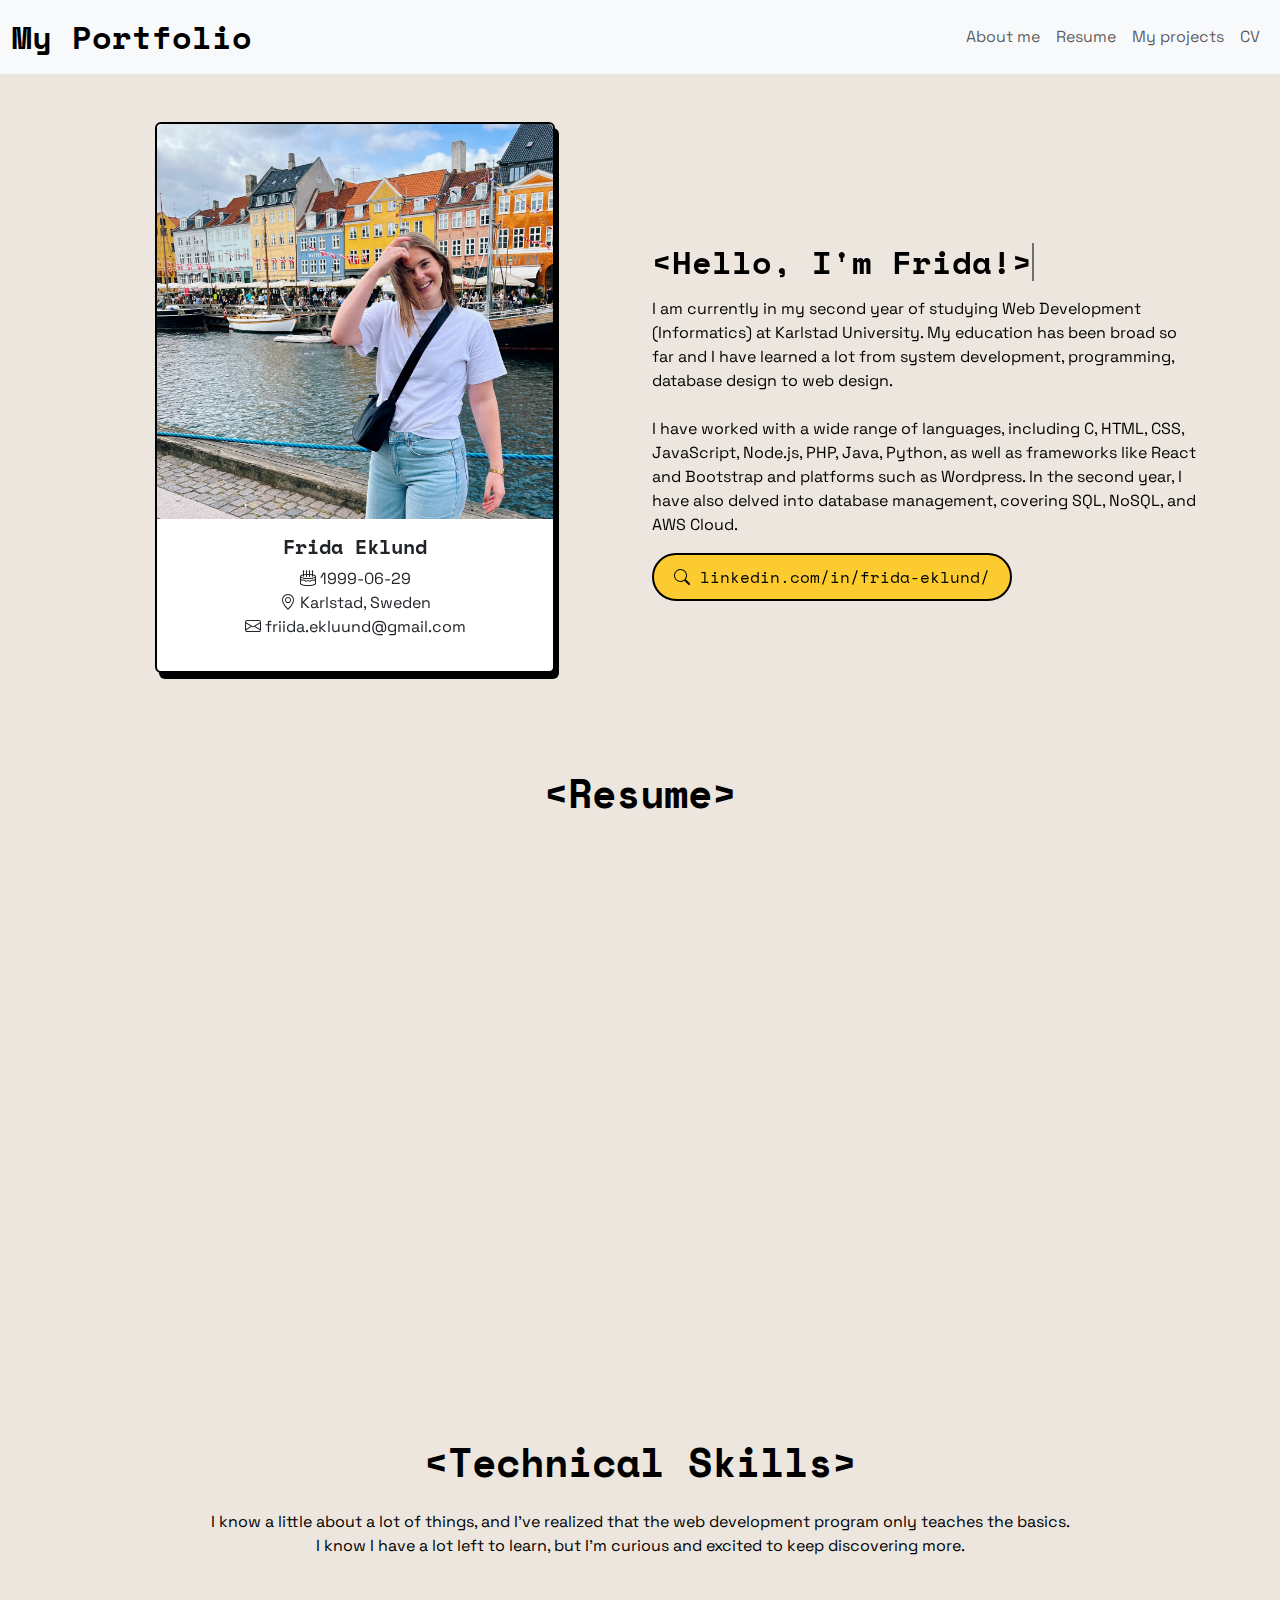
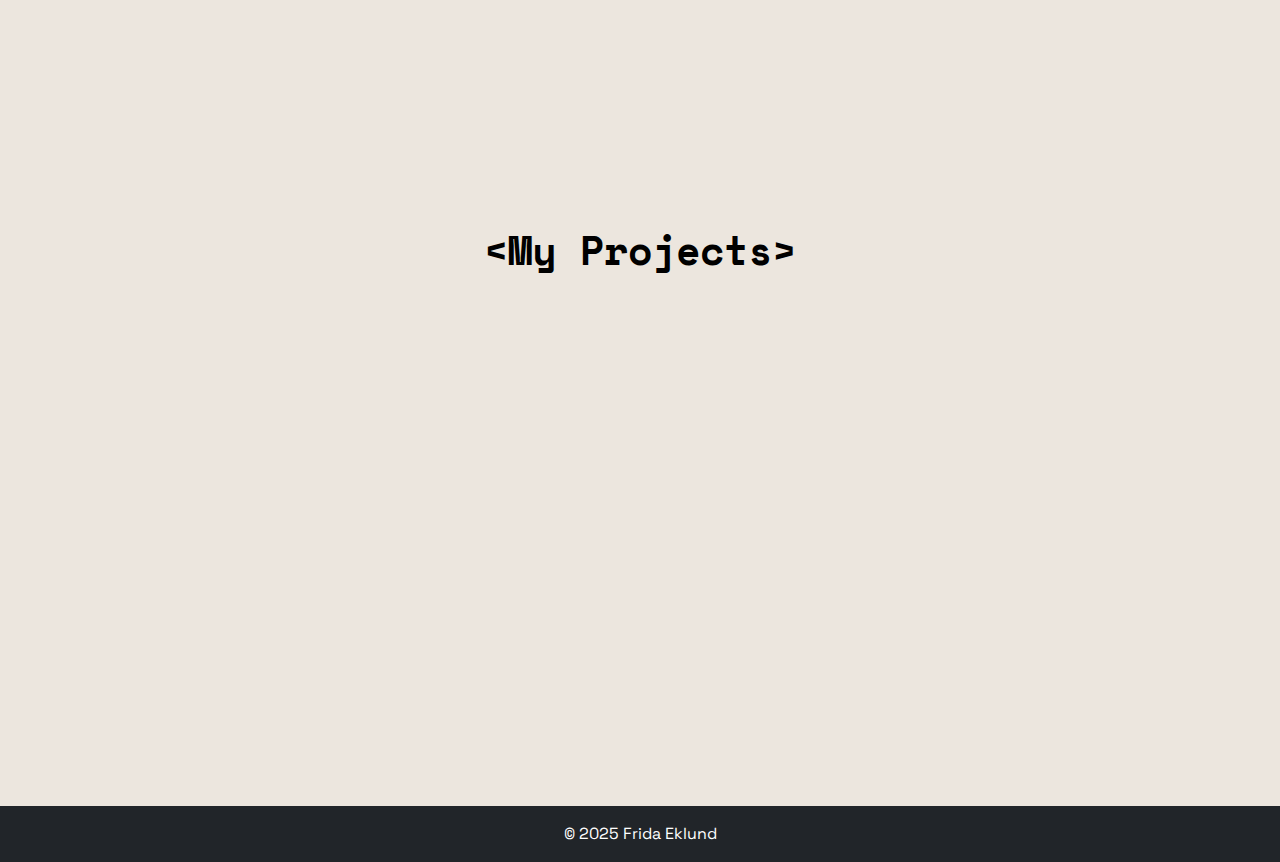
<file: index.html>
<!DOCTYPE html>
<html lang="en">

<head>
  <meta charset="UTF-8">
  <meta name="viewport" content="width=device-width, initial-scale=1.0">
  <title>Frida's Portfolio</title>
  <!-- Bootstrap CSS -->
  <link href="https://cdn.jsdelivr.net/npm/bootstrap@5.3.0/dist/css/bootstrap.min.css" rel="stylesheet">
  <link href="https://cdn.jsdelivr.net/npm/bootstrap-icons/font/bootstrap-icons.css" rel="stylesheet">
  <link href="https://cdn.jsdelivr.net/npm/aos@2.3.4/dist/aos.css" rel="stylesheet">
  <link rel="stylesheet" href="styles.css">
  <link rel="icon" type="image/x-icon" href="/img/star.png">

</head>

<body>
  <nav class="navbar navbar-expand-lg sticky-top navbar-light bg-light">
    <div class="container-fluid">
      <a class="navbar-brand" href="index.html">My Portfolio</a>
      <button class="navbar-toggler" type="button" data-bs-toggle="collapse" data-bs-target="#navbarNav"
        aria-controls="navbarNav" aria-expanded="false" aria-label="Toggle navigation">
        <span class="navbar-toggler-icon"></span>
      </button>
      <div class="collapse navbar-collapse" id="navbarNav">
        <ul class="navbar-nav ms-auto">
          <li class="nav-item">
            <a class="nav-link" href="#about">About me</a>
          </li>
          <li class="nav-item">
            <a class="nav-link" href="#resume">Resume</a>
          </li>
          <li class="nav-item">
            <a class="nav-link" href="#projects">My projects</a>
          </li>
          <li class="nav-item">
            <a class="nav-link" href="cv/cv_frida_eklund.pdf" target="_blank">CV</a>
          </li>
        </ul>
      </div>
    </div>
  </nav>

  <main class="container my-5">
    <div class="row align-items-center" id="about">
      <div class="col-md-6 col-12 mb-5" data-aos="fade-down" data-aos-duration="1000">
        <div class="card profile-card mx-auto" style="max-width: 400px;">
          <img src="img/me.JPG" class="card-img-top" alt="Placeholder image">
          <div class="card-body text-center">
            <h5 class="card-title">Frida Eklund</h5>
            <ul class="list-unstyled">
              <li><i class="bi bi-cake2"></i> 1999-06-29</li>
              <li><i class="bi bi-geo-alt"></i> Karlstad, Sweden</li>
              <li><i class="bi bi-envelope"></i> friida.ekluund@gmail.com</li>
            </ul>
          </div>
        </div>
      </div>

      <div class="col-md-6 col-12" data-aos="fade-down" data-aos-duration="1000">
        <h1 class="cursor typewriter-animation">&lt;Hello, I'm Frida!&gt;</h1>
        <p class="text my-3 text-intro">
          I am currently in my second year of studying Web Development (Informatics) at Karlstad University. My
          education has been broad so far and I have learned a lot from system development, programming, database design
          to web design.
          <br><br>
          I have worked with a wide range of languages, including C, HTML, CSS, JavaScript, Node.js, PHP, Java, Python,
          as well as frameworks like React and Bootstrap and platforms such as Wordpress. In the second year, I have also
          delved into database management, covering SQL, NoSQL, and AWS Cloud.
        </p>
        <a href="https://www.linkedin.com/in/frida-eklund-461b61297/" class="btn custom-btn" target="_blank"><i
            class="bi bi-search"></i> linkedin.com/in/frida-eklund/</a>
      </div>
    </div>
    <!-- Resume Section-->
    <div class="text-center my-5" id="resume">
      <h1 class="mb-4">&lt;Resume&gt;</h1>
      <div class="row g-4">

        <!-- Education -->
        <div class="col-md-4 col-sm-6 col-12" data-aos="flip-right" data-aos-duration="1000">
          <div class="resume-container card education h-100 d-flex flex-column">
            <div class="card-body">
              <h2 class="card-title mb-4">Education</h2>

              <h4 class="mt-4">2023—current</h4>
              <p class="mb-1"><b>Karlstad University</b></p>
              <p>Web Development (Informatics)</p>

              <h4 class="mt-4">2015—2018</h4>
              <p class="mb-1"><b>Grillska Gymnasiet Västerås</b></p>
              <p>Social Sciences, media, <br>information and communication</p>

              <h4 class="mt-4">2005—2015</h4>
              <p class="mb-1"><b>Rönnbyskolan, Västerås</b></p>
              <p>Elementary School</p>

            </div>
          </div>
        </div>

        <!-- Experience -->
        <div class="col-md-4 col-sm-6 col-12" data-aos="flip-right" data-aos-duration="1000">
          <div class="resume-container card experience h-100 d-flex flex-column">
            <div class="card-body">
              <h2 class="card-title mb-4">Experience</h2>
              <h4 class="mt-4">2019—current</h4>
              <p class="mb-1"><b>Kids Brand Store, Västerås</b></p>
              <p>Warehouse, customer service, photo studio</p>
              <h4 class="mt-4">2023—2024</h4>
              <p class="mb-1"><b>Karlstad IBF, Floorball</b></p>
              <p>After a lifetime of playing floorball, I reached a major milestone last year, competing in the top
                division.</p>
              <h4 class="mt-4">2018—2019</h4>
              <p class="mb-1"><b>Bring Citymail</b></p>
              <p>Postman</p>
            </div>
          </div>
        </div>

        <!-- Languages -->
        <div class="col-md-4 col-sm-6 col-12" data-aos="flip-right" data-aos-duration="1000">
          <div class="resume-container card languages h-100 d-flex flex-column">
            <div class="card-body">
              <h2 class="card-title mb-4">Languages</h2>
              <h4 class="mt-4">Swedish</h4>
              <p>Native</p>
              <h4 class="mt-4">English</h4>
              <p>Advanced</p>
            </div>
          </div>
        </div>
      </div>
    </div>


    <!-- Technical Skills -->
    <div class="mt-5 text-center">
      <h1 class="mb-4">&lt;Technical Skills&gt;</h1>
      <p>I know a little about a lot of things, and I've realized that the web development program only teaches the
        basics.<br>I know I have a lot left to learn, but I'm curious and excited to keep discovering more.</p>
      <div class="row justify-content-center">
        <div class="col-4 col-sm-3 col-md-2 text-center skill-item" data-aos="flip-up" data-aos-duration="1000">HTML
        </div>
        <div class="col-4 col-sm-3 col-md-2 text-center skill-item" data-aos="flip-down" data-aos-duration="1000">CSS
        </div>
        <div class="col-4 col-sm-3 col-md-2 text-center skill-item" data-aos="flip-left" data-aos-duration="1000">
          JavaScript</div>
        <div class="col-4 col-sm-3 col-md-2 text-center skill-item" data-aos="flip-right" data-aos-duration="1000">C
        </div>
        <div class="col-4 col-sm-3 col-md-2 text-center skill-item" data-aos="flip-up" data-aos-duration="1000">Node.js
        </div>
        <div class="col-4 col-sm-3 col-md-2 text-center skill-item" data-aos="flip-down" data-aos-duration="1000">React
        </div>
        <div class="col-4 col-sm-3 col-md-2 text-center skill-item" data-aos="flip-left" data-aos-duration="1000">PHP
        </div>
        <div class="col-4 col-sm-3 col-md-2 text-center skill-item" data-aos="flip-right" data-aos-duration="1000">Java
        </div>
        <div class="col-4 col-sm-3 col-md-2 text-center skill-item" data-aos="flip-up" data-aos-duration="1000">Python
        </div>
        <div class="col-4 col-sm-3 col-md-2 text-center skill-item" data-aos="flip-down" data-aos-duration="1000">SQL
        </div>
        <div class="col-4 col-sm-3 col-md-2 text-center skill-item" data-aos="flip-left" data-aos-duration="1000">NoSQL
        </div>
        <div class="col-4 col-sm-3 col-md-2 text-center skill-item" data-aos="flip-right" data-aos-duration="1000">AWS
        </div>
        <div class="col-4 col-sm-3 col-md-2 text-center skill-item" data-aos="flip-up" data-aos-duration="1000">
          Wordpress</div>
        <div class="col-4 col-sm-3 col-md-2 text-center skill-item" data-aos="flip-down" data-aos-duration="1000">
          Storyblok</div>
        <div class="col-4 col-sm-3 col-md-2 text-center skill-item" data-aos="flip-left" data-aos-duration="1000">
          Bootstrap</div>
      </div>
    </div>

    <!-- Projects Section -->
    <div class="my-5" id="projects">
      <h1 class="text-center">&lt;My Projects&gt;</h1>
      <div class="row">

        <!-- Project 1 -->
        <div class="col-md-4 col-sm-6 col-12 my-4" data-aos="fade-right" data-aos-duration="1000">
          <div class="card project-card h-100 d-flex flex-column">
            <img src="img/exercise.png" class="card-img-top" alt="Workout API Project">
            <div class="card-body">
              <h5 class="card-title">Exercise Generator (API)</h5>
              <p class="card-text">
                A simple web app built using JavaScript only and basic bootstrap that fetches and displays workout
                exercises from a public API.
              </p>
              <a href="projects/API/index.html" target="_blank" class="btn custom-btn">View Project</a>
            </div>
          </div>
        </div>

        <!-- Project 2 -->
        <div class="col-md-4 col-sm-6 col-12 my-4" data-aos="fade-up" data-aos-duration="1000">
          <div class="card project-card h-100 d-flex flex-column">
            <img src="img/timer.png" class="card-img-top" alt="Study Timer Project">
            <div class="card-body">
              <h5 class="card-title">Study Timer</h5>
              <p class="card-text">
                A clean and functional study timer built with HTML, CSS, and JavaScript. It helps users stay focused by
                timing study sessions and breaks.
              </p>
              <a href="projects/Study Timer/index.html" target="_blank" class="btn custom-btn">View Project</a>
            </div>
          </div>
        </div>

        <!-- Project 3 -->
        <div class="col-md-4 col-sm-6 col-12 my-4" data-aos="fade-left" data-aos-duration="1000">
          <div class="card project-card h-100 d-flex flex-column">
            <img src="img/calculator.png" class="card-img-top" alt="Simple Calculator">
            <div class="card-body">
              <h5 class="card-title">Simple Calculator</h5>
              <p class="card-text">A simple calculator built with HTML, CSS, and JavaScript for basic operations in a
                cute and user-friendly design.</p>
              <a href="projects/Simple Calculator/index.html" target="_blank" class="btn custom-btn">View Project</a>
            </div>
          </div>
        </div>
      </div>
    </div>
  </main>
  <footer class="bg-dark text-center py-3">
    <p class="text-white mb-0">&copy; 2025 Frida Eklund</p>
  </footer>

  <!-- Bootstrap JS -->
  <script src="https://cdn.jsdelivr.net/npm/bootstrap@5.3.0/dist/js/bootstrap.bundle.min.js"></script>
  <script src="https://cdn.jsdelivr.net/npm/aos@2.3.4/dist/aos.js"></script>
  <script>
    AOS.init();
  </script>
</body>

</html>
</file>
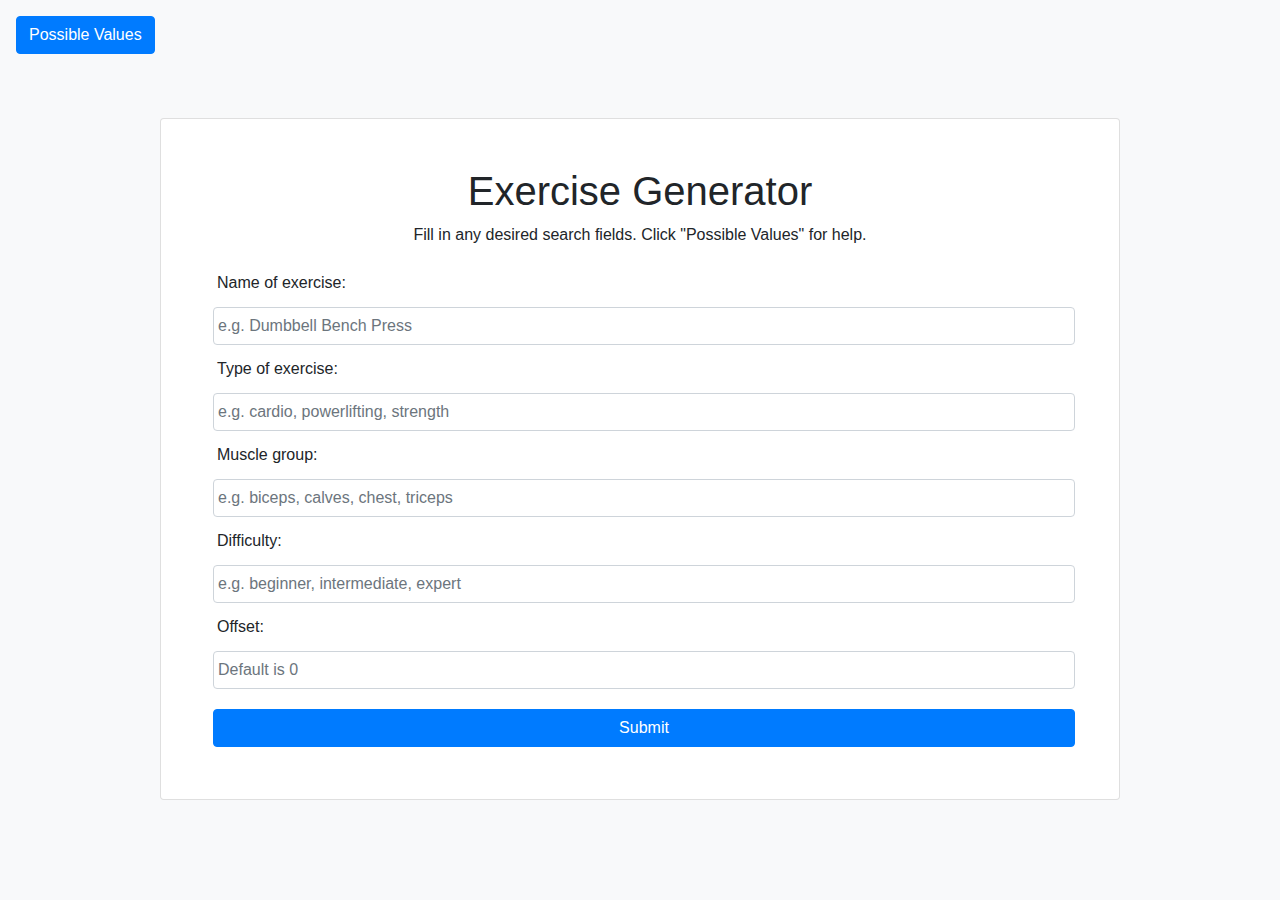
<file: projects/API/index.html>
<!doctype html>
<html lang="sv">

<head>
  <meta charset="utf-8">
  <meta name="viewport" content="width=device-width, initial-scale=1, shrink-to-fit=no">
  <link rel="stylesheet" href="https://cdn.jsdelivr.net/npm/bootstrap@4.4.1/dist/css/bootstrap.min.css" integrity="sha384-Vkoo8x4CGsO3+Hhxv8T/Q5PaXtkKtu6ug5TOeNV6gBiFeWPGFN9MuhOf23Q9Ifjh" crossorigin="anonymous">
  <title>Exercise Generator</title>
</head>

<body>
  <script src="https://ajax.googleapis.com/ajax/libs/jquery/3.5.1/jquery.min.js"></script>
  <script src="https://cdnjs.cloudflare.com/ajax/libs/popper.js/1.16.0/umd/popper.min.js"></script>
  <script src="https://maxcdn.bootstrapcdn.com/bootstrap/4.5.2/js/bootstrap.min.js"></script>
  <script src="script.js"></script>
</body>

</html>
</file>
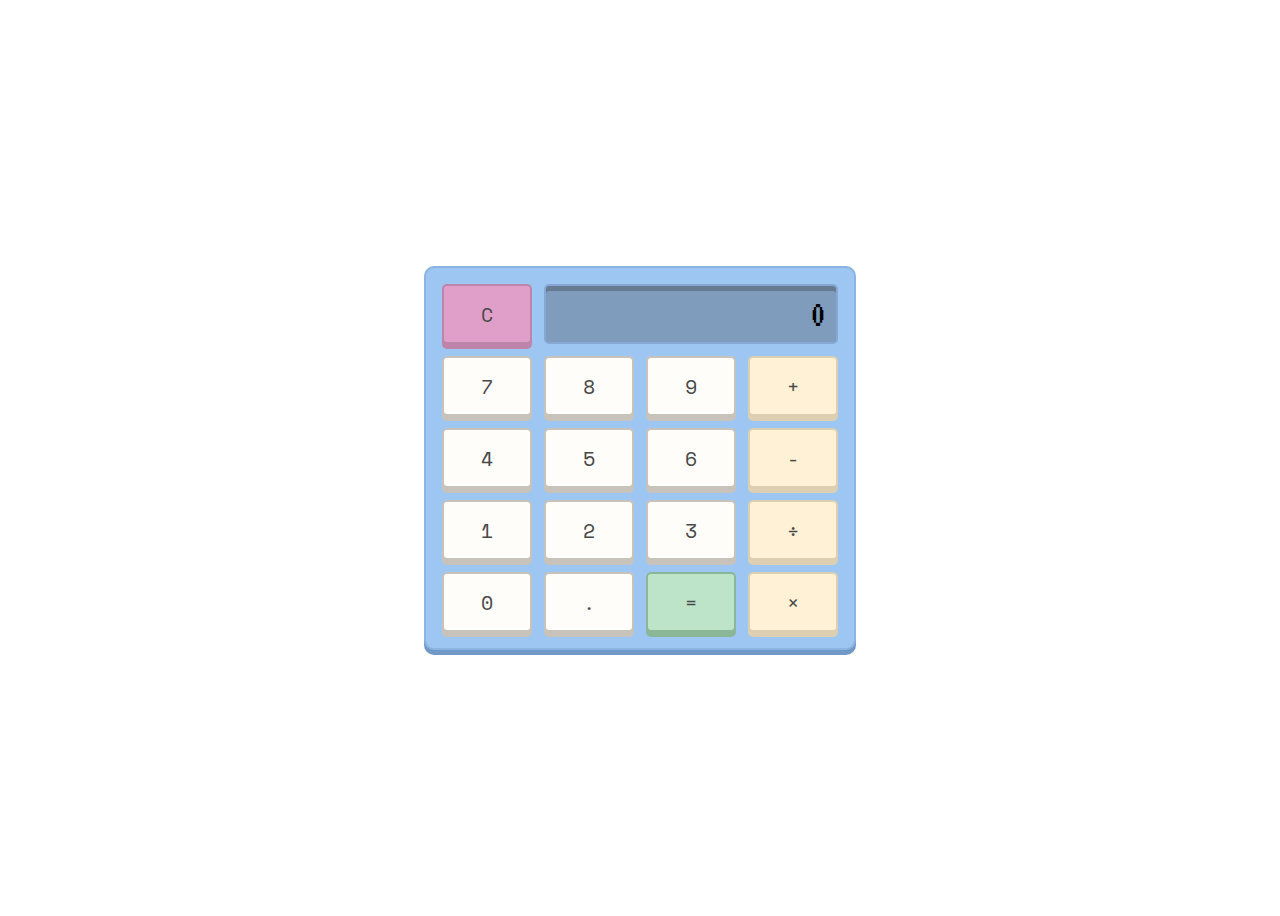
<file: projects/Simple Calculator/index.html>
<!DOCTYPE html>
<html lang="en">
<head>
  <meta charset="UTF-8" />
  <meta name="viewport" content="width=device-width, initial-scale=1.0"/>
  <title>Simple Calculator</title>
  <link rel="stylesheet" href="styles.css" />
</head>
<body>
  <div class="calculator">
    <button class="clear">C</button>
    <p class="result"></p>
    
    <button class="num7">7</button>
    <button class="num8">8</button>
    <button class="num9">9</button>
    <button class="plus">+</button>

    <button class="num4">4</button>
    <button class="num5">5</button>
    <button class="num6">6</button>
    <button class="minus">-</button>

    <button class="num1">1</button>
    <button class="num2">2</button>
    <button class="num3">3</button>
    <button class="divide">&divide</button>

    <button class="num0">0</button>
    <button class="dot">.</button>
    <button class="equals">=</button>
    <button class="multiply">&times</button>
  </div>
  <script src="script.js"></script>
</body>
</html>
</file>
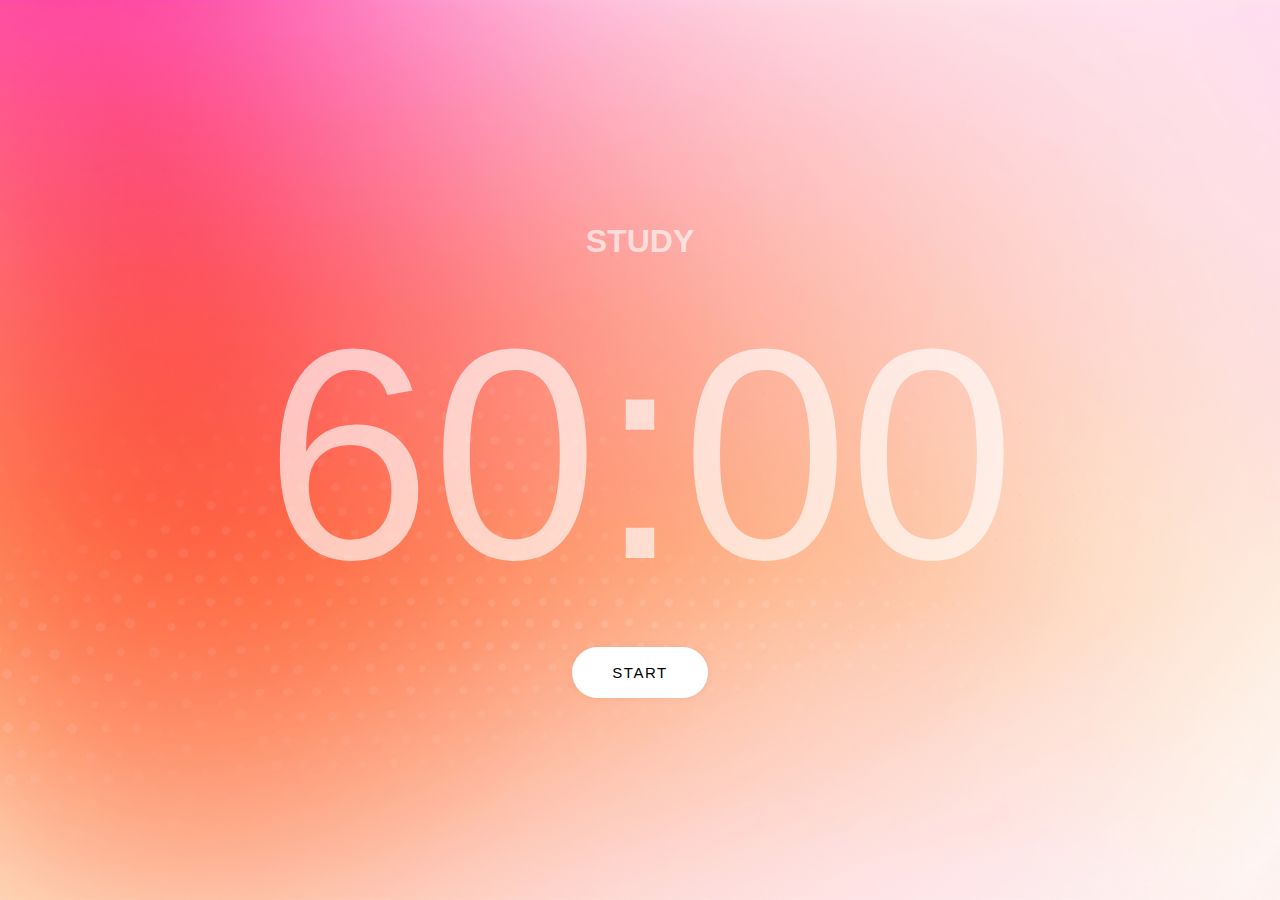
<file: projects/Study Timer/index.html>
<!DOCTYPE html>
<html lang="en">

<head>
  <meta charset="UTF-8">
  <meta name="viewport" content="width=device-width, initial-scale=1.0">
  <title>Study Timer</title>
  <link rel="stylesheet" href="style.css">
  <style>
    @import url('https://fonts.googleapis.com/css2?family=Calistoga&family=Jua&display=swap');
  </style>
</head>

<body>

  <div class="timer-container">
    <h1 id="timer-label">STUDY</h1>
    <div id="timer">60:00</div>
    <button id="start-btn">Start</button>
    <button id="pause-btn" style="display:none;">Pause</button>
  </div>

  <script src="script.js"></script>
  
</body>

</html>
</file>
<file: styles.css>
@import url('https://fonts.googleapis.com/css2?family=Space+Grotesk:wght@300..700&family=Space+Mono:ital,wght@0,400;0,700;1,400;1,700&display=swap');

html, body {
  font-family: "Space Grotesk", sans-serif;
  color: black;
  background-color: rgb(236, 230, 222);
  max-width: 100%;
  overflow-x: hidden;
}

h1,
h2,
h3,
h4,
h5,
h6 {
  font-family: "Space Mono", cursive;
  font-weight:700;

}

/*Code source: https://codepen.io/frankeno/pen/QWmmxQb */
.cursor {
  position: relative;
  margin: 0;
  border-right: 2px solid rgba(71, 71, 71, 0.75);
  font-size: 2rem;
  text-align: left;
  white-space: nowrap;
  overflow: hidden;
  width: fit-content;
}

.typewriter-animation {
  animation: typewriter 4s steps(40) 1s 1 normal both,
             blinkingCursor 500ms steps(50) infinite normal;
}

@keyframes typewriter {
  from {
    width: 0ch;
  }
  to {
    width: 19ch; /* justera efter hur lång texten är */
  }
}

@keyframes blinkingCursor {
  0% {
    border-right-color: rgba(110, 110, 110, 0.75);
  }
  100% {
    border-right-color: transparent;
  }
}

@media (max-width: 768px) {
  .cursor {
    font-size: 1.5rem;
  }
}

/*---------------------------------------------------------------------------------------*/

.navbar-brand {
  font-family: "Space Mono", cursive;
  font-size: 2rem;
  font-weight: 700;
  color: black; 
}

.profile-card {
  border: 2px solid black; 
  box-shadow: 4px 6px black;
}

.custom-btn {
  font-family: "Space Mono", cursive;
  border-radius: 50px; 
  padding: 10px 20px; 
  background-color: #fccb30;
  color: black;
  border: 2px solid black;
  transition: none;
}

.custom-btn:hover {
  background-color: #f7c317; 
  color: white;
  border: 2px solid black; 
  box-shadow: 4px 6px black; 
}

.resume-container.education {
  background-color: #c980da; 
}

.resume-container.experience {
  background-color: #ff8049;
}

.resume-container.languages {
  background-color: #ff7396; 
}

.resume-container {
  color: white; 
  border: 2px solid black; 
  border-radius: 0.5rem;
  padding: 1.5rem; 
  box-shadow: 4px 6px black;
}

.skill-item {
  background-color: #01afc8;
  color: white;
  border-radius: 100px; 
  border: 2px solid black; 
  padding: 10px; 
  padding-left: 20px;
  padding-right: 20px;
  margin: 10px;
}

.skill-item:hover {
  background-color: #01afc8; 
  color: white;
  border: 2px solid black;
  box-shadow: 4px 6px black; 
}

.project-card {
  border: 2px solid black; 
  box-shadow: 4px 6px black; 
}

.project-card .card-img-top {
  height: 200px; 
  object-fit: cover; 
  object-position: top; 
}

.navbar-toggler {
  border: none;
  color: transparent;
}
</file>
<file: projects/Simple Calculator/styles.css>
@import url("https://fonts.googleapis.com/css2?family=Space+Mono:ital,wght@0,400;0,700;1,400;1,700&family=VT323&display=swap");

body {
  display: flex;
  justify-content: center;
  align-items: center;
  min-height: 100vh;
  max-width: 100vw; 
}

.calculator {
  display: grid;
  grid-template-columns: repeat(4, 90px);
  grid-template-rows: repeat(5, 60px);
  gap: 12px;
  padding: 1rem;
  background: #9ec6f3;
  box-shadow: 0px 5px 0px #7199c8;
  border-radius: 10px;
  width: fit-content;
  border: #8cb4e1 2px solid;
  
}

.result {
  grid-column: 2 / span 3;
  grid-row: 1;
  background-color: #809cbd;
  box-shadow: inset 0px 5px 0px #667a92;
  border: #85a9d4 2px solid;
  display: flex;
  align-items: center;
  justify-content: flex-end;
  padding: 0 10px;
  margin: auto;
  font-size: 24px;
  border-radius: 5px;
  box-sizing: border-box;
  width: 100%;
  height: 100%;
  font-family: "VT323", Courier, monospace;
  font-size: 40px;
}

.clear {
  grid-column: 1;
  grid-row: 1;
}

.num7 {
  grid-column: 1;
  grid-row: 2;
}
.num8 {
  grid-column: 2;
  grid-row: 2;
}
.num9 {
  grid-column: 3;
  grid-row: 2;
}
.plus {
  grid-column: 4;
  grid-row: 2;
}

.num4 {
  grid-column: 1;
  grid-row: 3;
}
.num5 {
  grid-column: 2;
  grid-row: 3;
}
.num6 {
  grid-column: 3;
  grid-row: 3;
}
.minus {
  grid-column: 4;
  grid-row: 3;
}

.num1 {
  grid-column: 1;
  grid-row: 4;
}
.num2 {
  grid-column: 2;
  grid-row: 4;
}
.num3 {
  grid-column: 3;
  grid-row: 4;
}
.divide {
  grid-column: 4;
  grid-row: 4;
}

.num0 {
  grid-column: 1;
  grid-row: 5;
}
.dot {
  grid-column: 2;
  grid-row: 5;
}
.equals {
  grid-column: 3;
  grid-row: 5;
}
.multiply {
  grid-column: 4;
  grid-row: 5;
}


/* Färgkodning */

button {
  font-size: 20px;
  border-radius: 5px;
  cursor: pointer;
  border: none;
  color: rgb(72, 72, 72);
  font-family: "Space Mono", monospace;
}

.num0,
.num1,
.num2,
.num3,
.num4,
.num5,
.num6,
.num7,
.num8,
.num9,
.dot {
  background-color: #fffdf9;
  box-shadow: 0px 5px 0px #c7c3bb;
  border: #c7c3bb 2px solid;
}

button.plus,
button.minus,
button.divide,
button.multiply {
  background-color: #fff1d5;
  box-shadow: 0px 5px 0px #ddcfb2;
  border: #ddcfb2 2px solid;
}

button.equals {
  background-color: #bde4c9;
  box-shadow: 0px 5px 0px #8bb698;
  border: #8bb698 2px solid;
}

button.clear {
  background-color: #df9fc9;
  box-shadow: 0px 5px 0px #bf84aa;
  border: #bf84aa 2px solid;
}


/* On click */

button.plus:active,
button.minus:active,
button.divide:active,
button.multiply:active {
  box-shadow: 0px 2px #ddcfb2;
  transform: translateY(2px);
}

button:active {
  box-shadow: 0 2px #c7c3bb;
  transform: translateY(2px);
}

button.equals:active {
  box-shadow: 0px 2px #8bb698;
  transform: translateY(2px);
}

button.clear:active {
  box-shadow: 0px 2px #bf84aa;
  transform: translateY(2px);
}

@media (max-width: 500px) {
  .calculator {
    grid-template-columns: repeat(4, 1fr);
    grid-template-rows: repeat(5, 60px);
    width: 90vw;
    padding: 1rem;
    margin: 1rem;
  }
}
</file>
<file: projects/Study Timer/style.css>
html, body {
  height: 100%;
  width: 100%;
  margin: 0;
  padding: 0;
  background-image: url('img/bg-aura.jpg');
  background-size: cover;
  background-position: center;
  background-repeat: no-repeat;
  font-family: "Proxima Nova", sans-serif;
  color: rgba(255, 255, 255, 0.638);
  display: flex;
  justify-content: center;
  align-items: center;
}

.timer-container {
  text-align: center;
  padding: none;
}

#timer {
  font-size: 300px;
  margin: 20px 0;
  color: rgba(255, 255, 255, 0.638);
}

button {
  padding: 17px 40px;
  border-radius: 50px;
  cursor: pointer;
  border: 0;
  background-color: white;
  box-shadow: rgb(0 0 0 / 5%) 0 0 8px;
  letter-spacing: 1.5px;
  text-transform: uppercase;
  font-size: 15px;
  transition: all 0.5s ease;
}

button:hover {
  letter-spacing: 3px;
  background-color: hsl(0, 0%, 100%);
  color: hsl(0, 0%, 0%);
  box-shadow: rgb(255, 255, 255) 0px 7px 29px 0px;
}

button:active {
  letter-spacing: 3px;
  background-color: hsl(0, 0%, 100%);
  color: hsl(0, 0%, 100%);
  box-shadow: rgb(255, 255, 255) 0px 0px 0px 0px;
  transform: translateY(10px);
  transition: 100ms;
}
</file>
